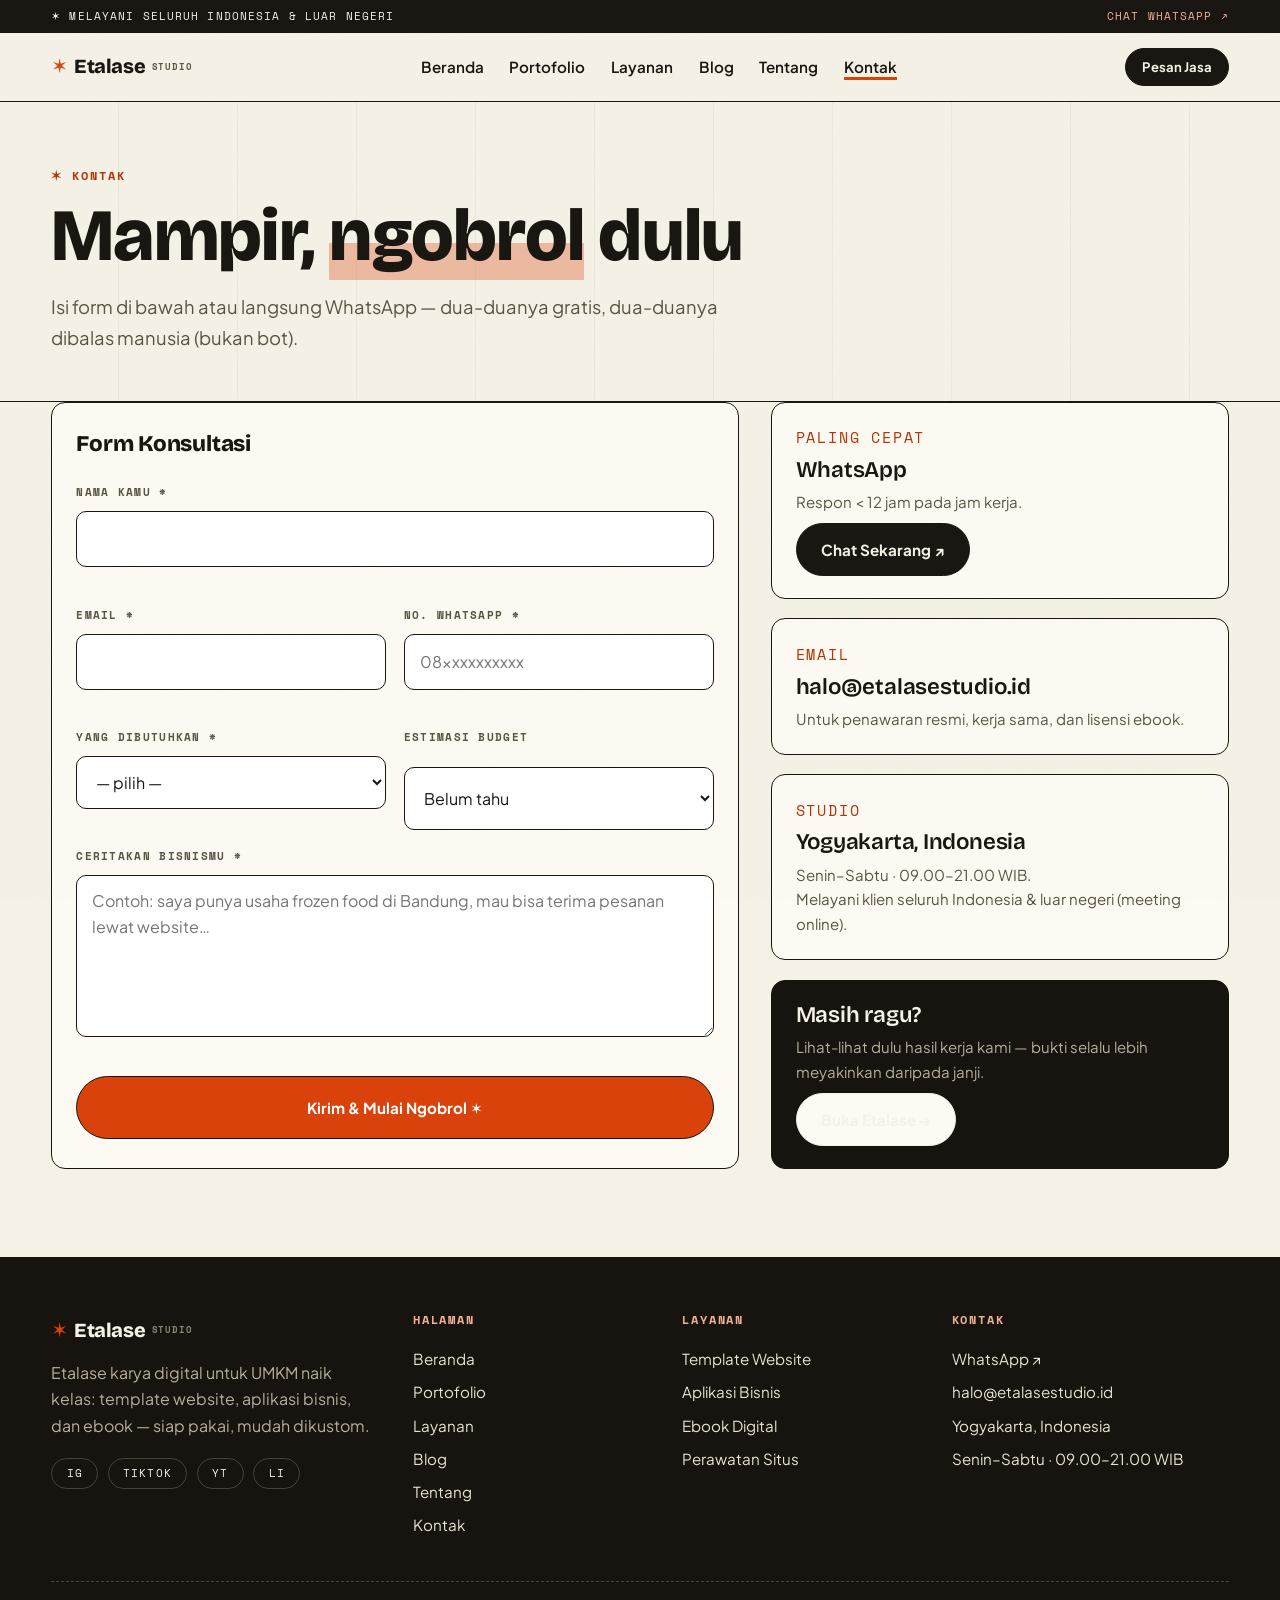
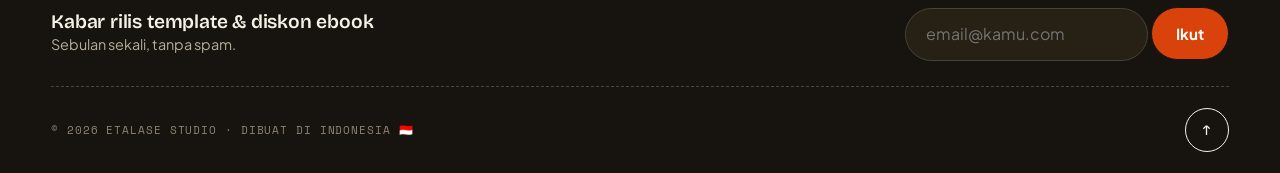
<file: kontak.html>
<!DOCTYPE html>
<html lang="id" class="no-js">
<head>
<meta charset="UTF-8">
<meta name="viewport" content="width=device-width, initial-scale=1">
<title>Kontak — Konsultasi Gratis | Etalase Studio</title>
<meta name="description" content="Hubungi Etalase Studio via WhatsApp atau form konsultasi. Respon di bawah 12 jam pada jam kerja. Melayani UMKM di seluruh Indonesia.">
<link rel="canonical" href="https://etalasestudio.id/kontak.html">
<meta name="theme-color" content="#F5F1E6">
<meta property="og:title" content="Kontak Etalase Studio">
<meta property="og:image" content="https://picsum.photos/seed/etalase-og/1200/630">
<link rel="icon" href="data:image/svg+xml,<svg xmlns='http://www.w3.org/2000/svg' viewBox='0 0 100 100'><text y='.9em' font-size='90'>✶</text></svg>">
<link rel="preconnect" href="https://fonts.googleapis.com">
<link rel="preconnect" href="https://fonts.gstatic.com" crossorigin>
<link href="https://fonts.googleapis.com/css2?family=Bricolage+Grotesque:opsz,wght@12..96,400;12..96,600;12..96,800&family=Plus+Jakarta+Sans:wght@400;500;700&family=Space+Mono:wght@400;700&display=swap" rel="stylesheet">
<link rel="stylesheet" href="assets/css/style.css">
<script>document.documentElement.classList.replace('no-js','js')</script>
</head>
<body data-page="kontak.html">
<a class="skip" href="#main">Langsung ke konten</a>
<div id="site-header"></div>

<main id="main">
  <section class="page-head">
    <div class="container">
      <p class="kicker reveal">✶ Kontak</p>
      <h1 class="reveal">Mampir, <em class="mark">ngobrol</em> dulu</h1>
      <p class="lead reveal">Isi form di bawah atau langsung WhatsApp — dua-duanya gratis, dua-duanya dibalas manusia (bukan bot).</p>
    </div>
  </section>

  <section class="section section-tight">
    <div class="container contact-grid">
      <!-- Form : sambungkan ke Formspree/backend/WA API pada produksi -->
      <form class="form card reveal" id="contact-form" novalidate>
        <h2 class="form-title">Form Konsultasi</h2>
        <div class="field">
          <label for="f-nama">Nama kamu *</label>
          <input type="text" id="f-nama" name="nama" autocomplete="name" required>
          <small class="err" aria-live="polite"></small>
        </div>
        <div class="field-row">
          <div class="field">
            <label for="f-email">Email *</label>
            <input type="email" id="f-email" name="email" autocomplete="email" required>
            <small class="err" aria-live="polite"></small>
          </div>
          <div class="field">
            <label for="f-wa">No. WhatsApp *</label>
            <input type="tel" id="f-wa" name="whatsapp" autocomplete="tel" placeholder="08xxxxxxxxxx" required>
            <small class="err" aria-live="polite"></small>
          </div>
        </div>
        <div class="field-row">
          <div class="field">
            <label for="f-jenis">Yang dibutuhkan *</label>
            <select id="f-jenis" name="jenis" required>
              <option value="">— pilih —</option>
              <option>Website company profile</option>
              <option>Toko online</option>
              <option>Aplikasi kasir / stok / lainnya</option>
              <option>Beli ebook / produk digital</option>
              <option>Perawatan website</option>
              <option>Lainnya / belum tahu</option>
            </select>
            <small class="err" aria-live="polite"></small>
          </div>
          <div class="field">
            <label for="f-budget">Estimasi budget</label>
            <select id="f-budget" name="budget">
              <option>Belum tahu</option>
              <option>&lt; Rp 1 juta</option>
              <option>Rp 1–5 juta</option>
              <option>Rp 5–15 juta</option>
              <option>&gt; Rp 15 juta</option>
            </select>
          </div>
        </div>
        <div class="field">
          <label for="f-pesan">Ceritakan bisnismu *</label>
          <textarea id="f-pesan" name="pesan" rows="5" placeholder="Contoh: saya punya usaha frozen food di Bandung, mau bisa terima pesanan lewat website…" required></textarea>
          <small class="err" aria-live="polite"></small>
        </div>
        <button class="btn btn-accent btn-block" type="submit">Kirim & Mulai Ngobrol ✶</button>
        <p class="form-success" id="form-success" hidden>✓ Terima kasih! Pesanmu sudah kami terima — kami balas maksimal 12 jam pada jam kerja.</p>
      </form>

      <aside class="contact-info">
        <div class="info-card card reveal" style="--d:.05s">
          <p class="mono">PALING CEPAT</p>
          <h3>WhatsApp</h3>
          <p>Respon &lt; 12 jam pada jam kerja.</p>
          <a class="btn btn-solid js-wa" href="#" data-wa="Halo Etalase Studio, saya dari halaman kontak.">Chat Sekarang ↗</a>
        </div>
        <div class="info-card card reveal" style="--d:.1s">
          <p class="mono">EMAIL</p>
          <h3>halo@etalasestudio.id</h3>
          <p>Untuk penawaran resmi, kerja sama, dan lisensi ebook.</p>
        </div>
        <div class="info-card card reveal" style="--d:.15s">
          <p class="mono">STUDIO</p>
          <h3>Yogyakarta, Indonesia</h3>
          <p>Senin–Sabtu · 09.00–21.00 WIB.<br>Melayani klien seluruh Indonesia & luar negeri (meeting online).</p>
        </div>
        <div class="info-card card info-dark reveal" style="--d:.2s">
          <h3>Masih ragu?</h3>
          <p>Lihat-lihat dulu hasil kerja kami — bukti selalu lebih meyakinkan daripada janji.</p>
          <a class="btn btn-ghost btn-light" href="portfolio.html">Buka Etalase →</a>
        </div>
      </aside>
    </div>
  </section>
</main>

<div id="site-footer"></div>
<script src="assets/js/components.js"></script>
<script src="assets/js/main.js"></script>
</body>
</html>
</file>
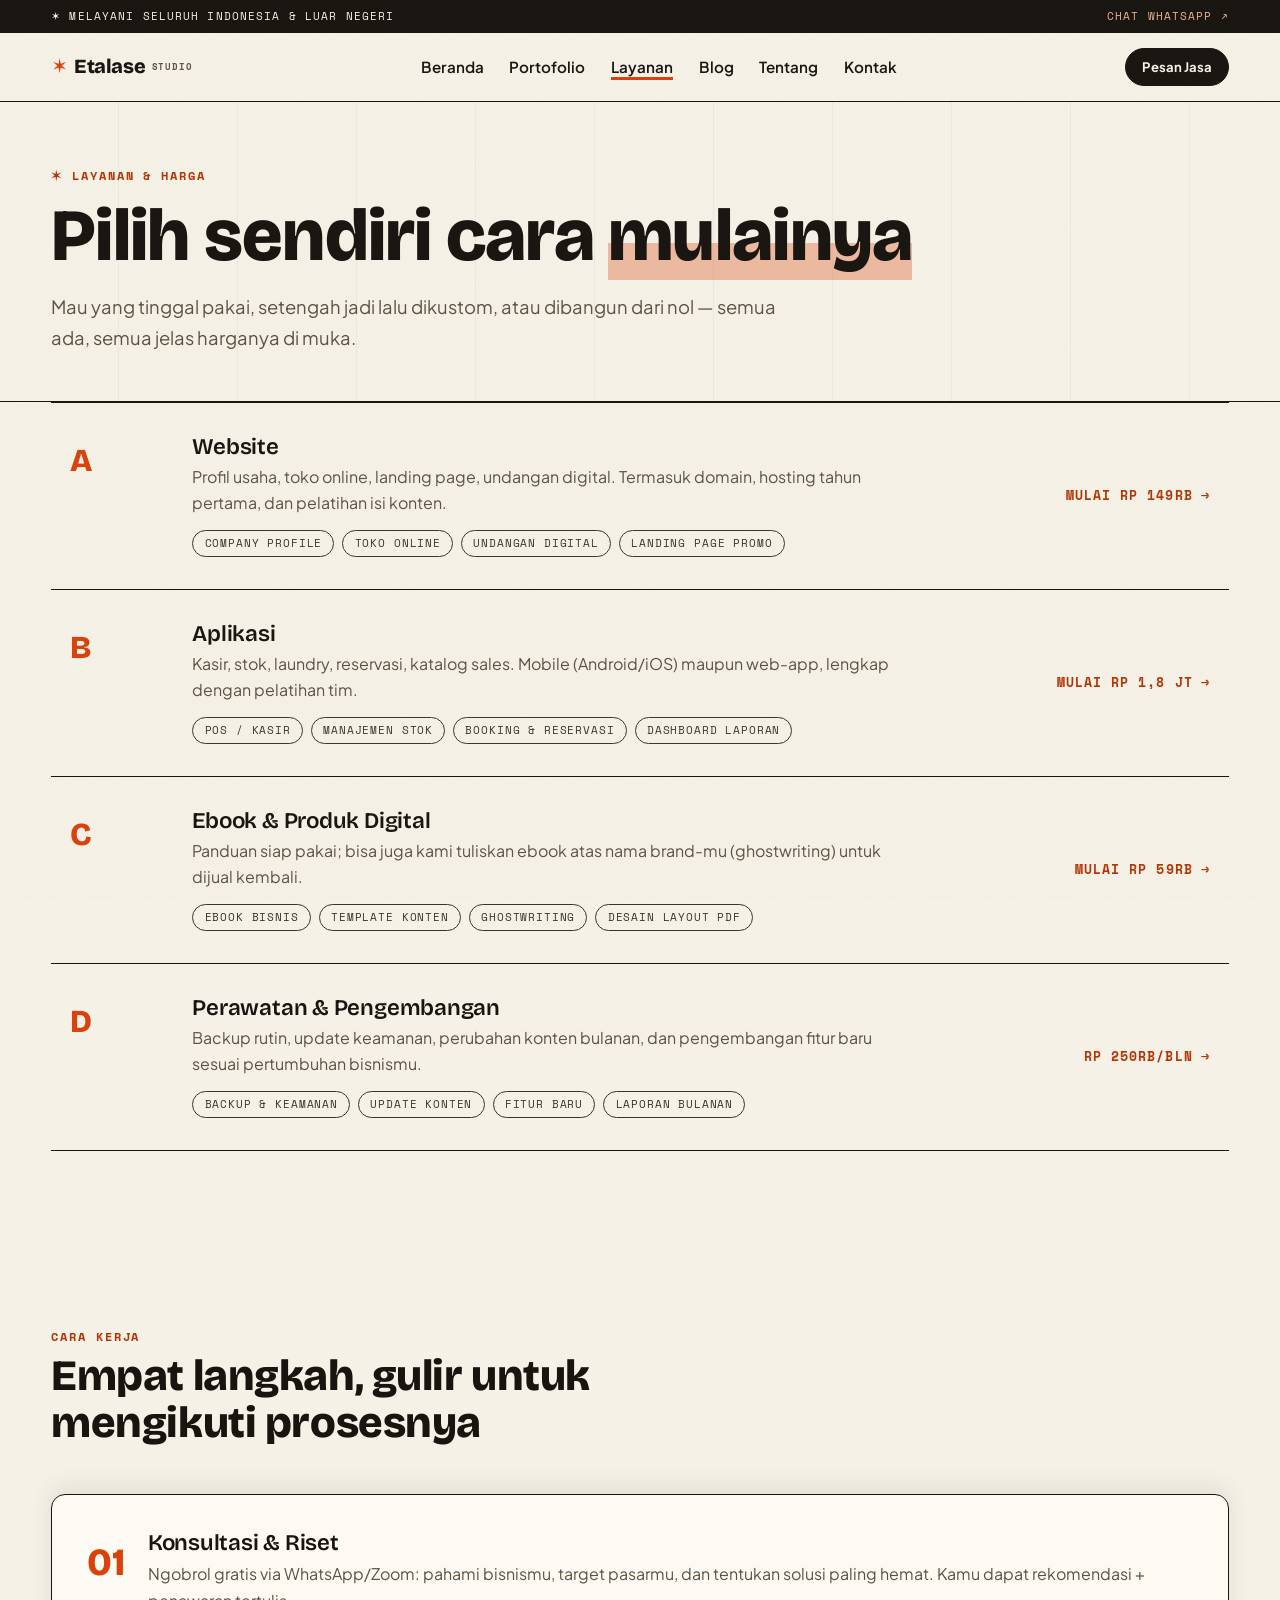
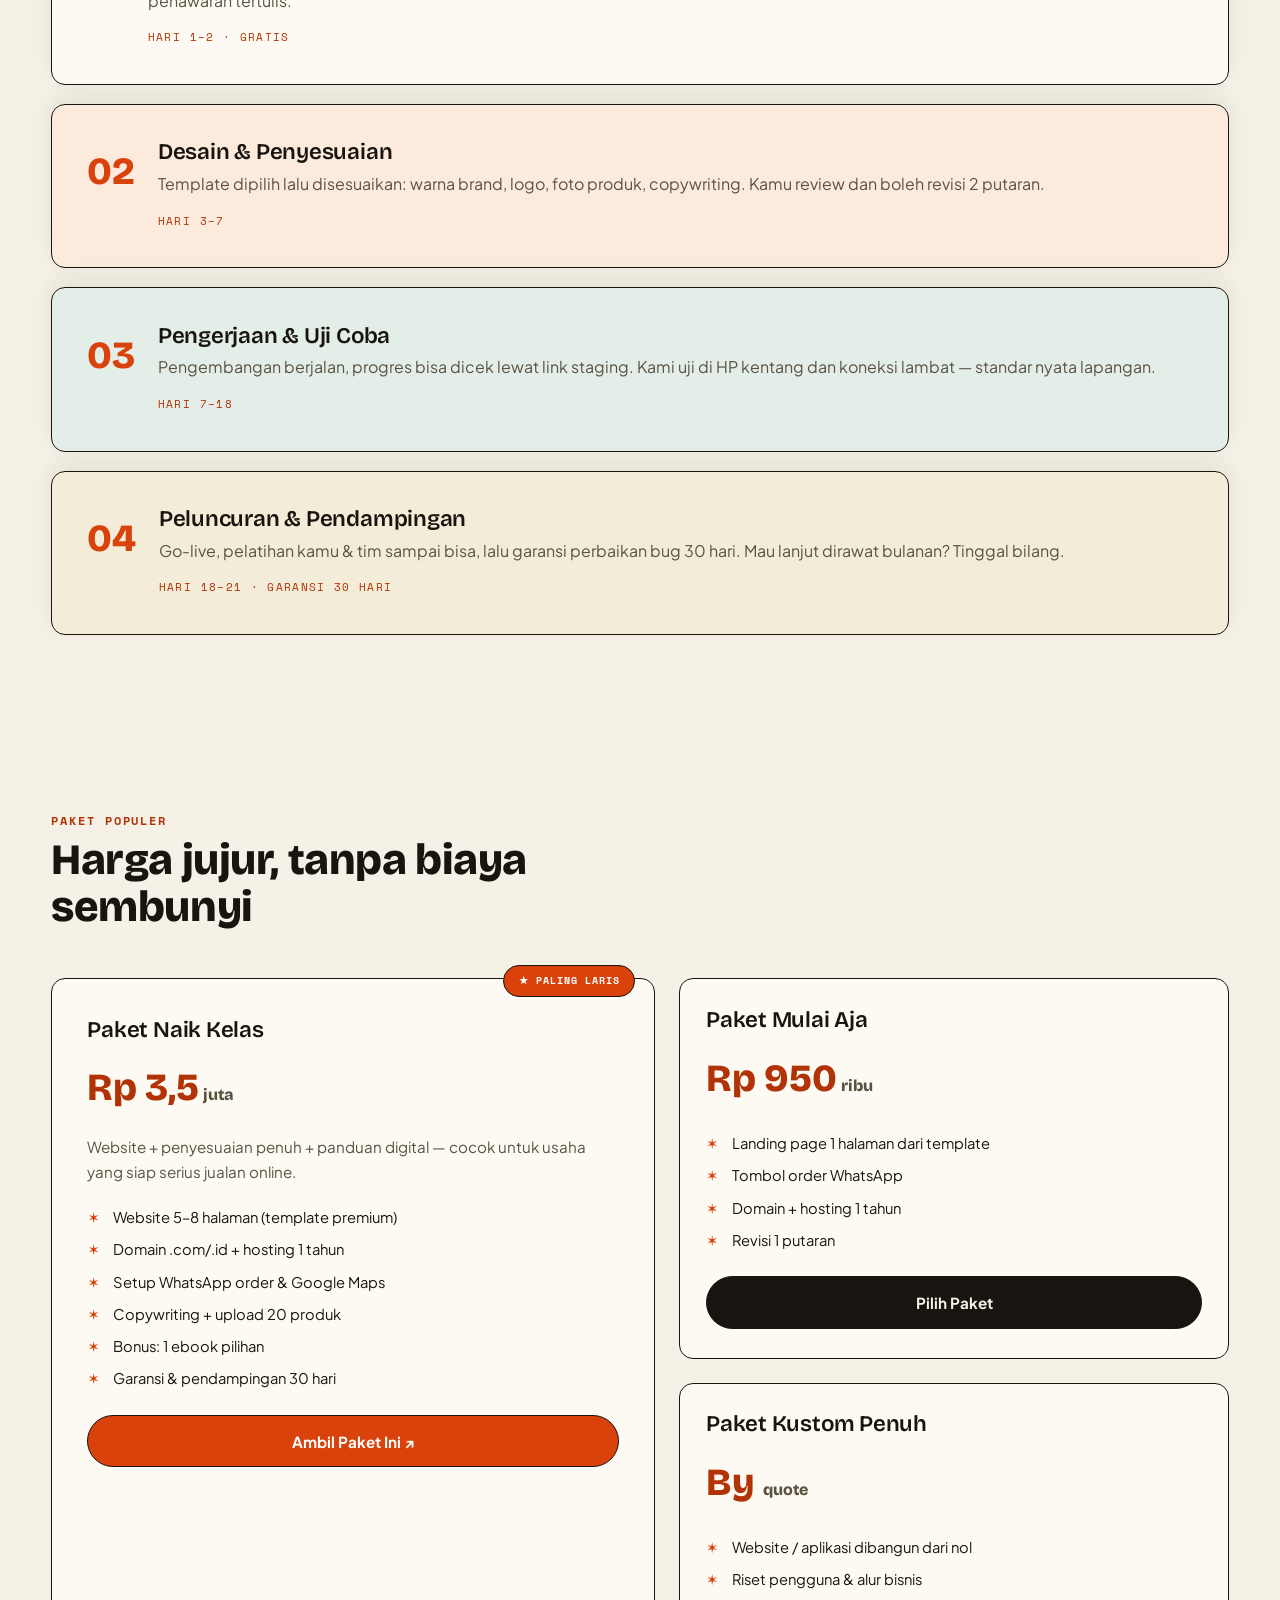
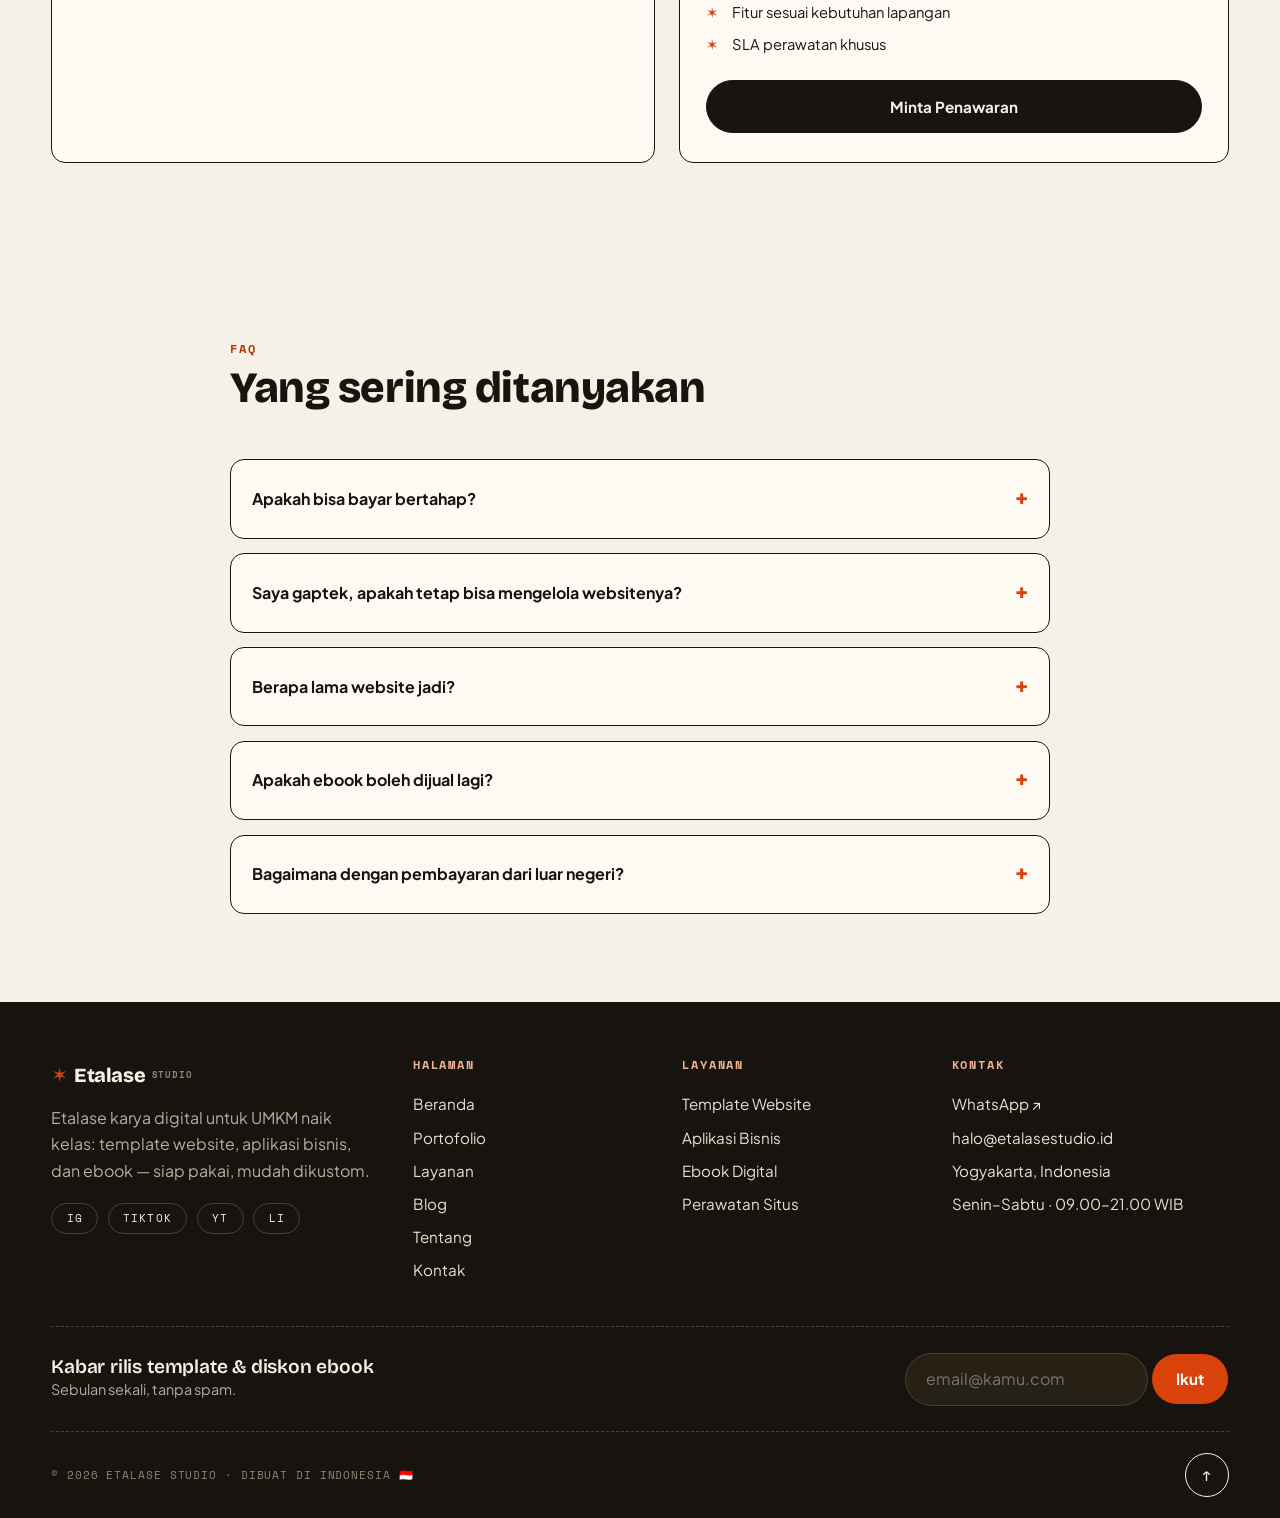
<file: layanan.html>
<!DOCTYPE html>
<html lang="id" class="no-js">
<head>
<meta charset="UTF-8">
<meta name="viewport" content="width=device-width, initial-scale=1">
<title>Layanan & Harga — Jasa Website, Aplikasi, Ebook | Etalase Studio</title>
<meta name="description" content="Daftar layanan dan paket harga Etalase Studio: template website, aplikasi bisnis, ebook, dan perawatan. Transparan, ramah budget UMKM.">
<link rel="canonical" href="https://etalasestudio.id/layanan.html">
<meta name="theme-color" content="#F5F1E6">
<meta property="og:title" content="Layanan & Harga Etalase Studio">
<meta property="og:image" content="https://picsum.photos/seed/etalase-og/1200/630">
<link rel="icon" href="data:image/svg+xml,<svg xmlns='http://www.w3.org/2000/svg' viewBox='0 0 100 100'><text y='.9em' font-size='90'>✶</text></svg>">
<link rel="preconnect" href="https://fonts.googleapis.com">
<link rel="preconnect" href="https://fonts.gstatic.com" crossorigin>
<link href="https://fonts.googleapis.com/css2?family=Bricolage+Grotesque:opsz,wght@12..96,400;12..96,600;12..96,800&family=Plus+Jakarta+Sans:wght@400;500;700&family=Space+Mono:wght@400;700&display=swap" rel="stylesheet">
<link rel="stylesheet" href="assets/css/style.css">
<script>document.documentElement.classList.replace('no-js','js')</script>
</head>
<body data-page="layanan.html">
<a class="skip" href="#main">Langsung ke konten</a>
<div id="site-header"></div>

<main id="main">
  <section class="page-head">
    <div class="container">
      <p class="kicker reveal">✶ Layanan & Harga</p>
      <h1 class="reveal">Pilih sendiri cara <em class="mark">mulainya</em></h1>
      <p class="lead reveal">Mau yang tinggal pakai, setengah jadi lalu dikustom, atau dibangun dari nol — semua ada, semua jelas harganya di muka.</p>
    </div>
  </section>

  <!-- Daftar layanan -->
  <section class="section section-tight" aria-labelledby="h-svc">
    <div class="container">
      <h2 class="visually-hidden" id="h-svc">Daftar layanan</h2>
      <ol class="index-list">
        <li class="idx-row reveal">
          <span class="idx">A</span>
          <div><h3>Website</h3><p>Profil usaha, toko online, landing page, undangan digital. Termasuk domain, hosting tahun pertama, dan pelatihan isi konten.</p><ul class="svc-tags"><li>Company profile</li><li>Toko online</li><li>Undangan digital</li><li>Landing page promo</li></ul></div>
          <a class="idx-link" href="kontak.html">mulai Rp 149rb <span>→</span></a>
        </li>
        <li class="idx-row reveal" style="--d:.05s">
          <span class="idx">B</span>
          <div><h3>Aplikasi</h3><p>Kasir, stok, laundry, reservasi, katalog sales. Mobile (Android/iOS) maupun web-app, lengkap dengan pelatihan tim.</p><ul class="svc-tags"><li>POS / kasir</li><li>Manajemen stok</li><li>Booking & reservasi</li><li>Dashboard laporan</li></ul></div>
          <a class="idx-link" href="kontak.html">mulai Rp 1,8 jt <span>→</span></a>
        </li>
        <li class="idx-row reveal" style="--d:.1s">
          <span class="idx">C</span>
          <div><h3>Ebook & Produk Digital</h3><p>Panduan siap pakai; bisa juga kami tuliskan ebook atas nama brand-mu (ghostwriting) untuk dijual kembali.</p><ul class="svc-tags"><li>Ebook bisnis</li><li>Template konten</li><li>Ghostwriting</li><li>Desain layout PDF</li></ul></div>
          <a class="idx-link" href="kontak.html">mulai Rp 59rb <span>→</span></a>
        </li>
        <li class="idx-row reveal" style="--d:.15s">
          <span class="idx">D</span>
          <div><h3>Perawatan & Pengembangan</h3><p>Backup rutin, update keamanan, perubahan konten bulanan, dan pengembangan fitur baru sesuai pertumbuhan bisnismu.</p><ul class="svc-tags"><li>Backup & keamanan</li><li>Update konten</li><li>Fitur baru</li><li>Laporan bulanan</li></ul></div>
          <a class="idx-link" href="kontak.html">Rp 250rb/bln <span>→</span></a>
        </li>
      </ol>
    </div>
  </section>

  <!-- Proses : kartu bertumpuk sticky -->
  <section class="section" aria-labelledby="h-proses">
    <div class="container">
      <div class="section-head reveal">
        <p class="kicker">Cara Kerja</p>
        <h2 id="h-proses">Empat langkah, gulir untuk mengikuti prosesnya</h2>
      </div>
      <div class="stack">
        <article class="step card" style="--i:0"><span class="step-n">01</span><div><h3>Konsultasi & Riset</h3><p>Ngobrol gratis via WhatsApp/Zoom: pahami bisnismu, target pasarmu, dan tentukan solusi paling hemat. Kamu dapat rekomendasi + penawaran tertulis.</p><span class="step-dur mono">Hari 1–2 · Gratis</span></div></article>
        <article class="step card" style="--i:1"><span class="step-n">02</span><div><h3>Desain & Penyesuaian</h3><p>Template dipilih lalu disesuaikan: warna brand, logo, foto produk, copywriting. Kamu review dan boleh revisi 2 putaran.</p><span class="step-dur mono">Hari 3–7</span></div></article>
        <article class="step card" style="--i:2"><span class="step-n">03</span><div><h3>Pengerjaan & Uji Coba</h3><p>Pengembangan berjalan, progres bisa dicek lewat link staging. Kami uji di HP kentang dan koneksi lambat — standar nyata lapangan.</p><span class="step-dur mono">Hari 7–18</span></div></article>
        <article class="step card" style="--i:3"><span class="step-n">04</span><div><h3>Peluncuran & Pendampingan</h3><p>Go-live, pelatihan kamu & tim sampai bisa, lalu garansi perbaikan bug 30 hari. Mau lanjut dirawat bulanan? Tinggal bilang.</p><span class="step-dur mono">Hari 18–21 · Garansi 30 hari</span></div></article>
      </div>
    </div>
  </section>

  <!-- Paket -->
  <section class="section" aria-labelledby="h-paket">
    <div class="container">
      <div class="section-head reveal">
        <p class="kicker">Paket Populer</p>
        <h2 id="h-paket">Harga jujur, tanpa biaya sembunyi</h2>
      </div>
      <div class="packs">
        <article class="pack pack-featured card reveal">
          <span class="pack-flag">★ Paling laris</span>
          <h3>Paket Naik Kelas</h3>
          <p class="pack-price">Rp 3,5<span> juta</span></p>
          <p class="pack-desc">Website + penyesuaian penuh + panduan digital — cocok untuk usaha yang siap serius jualan online.</p>
          <ul class="pack-list">
            <li>Website 5–8 halaman (template premium)</li>
            <li>Domain .com/.id + hosting 1 tahun</li>
            <li>Setup WhatsApp order & Google Maps</li>
            <li>Copywriting + upload 20 produk</li>
            <li>Bonus: 1 ebook pilihan</li>
            <li>Garansi & pendampingan 30 hari</li>
          </ul>
          <a class="btn btn-accent js-wa" href="#" data-wa="Halo, saya tertarik Paket Naik Kelas (Rp 3,5 jt).">Ambil Paket Ini ↗</a>
        </article>
        <div class="pack-side">
          <article class="pack card reveal" style="--d:.08s">
            <h3>Paket Mulai Aja</h3>
            <p class="pack-price">Rp 950<span> ribu</span></p>
            <ul class="pack-list">
              <li>Landing page 1 halaman dari template</li>
              <li>Tombol order WhatsApp</li>
              <li>Domain + hosting 1 tahun</li>
              <li>Revisi 1 putaran</li>
            </ul>
            <a class="btn btn-solid js-wa" href="#" data-wa="Halo, saya tertarik Paket Mulai Aja (Rp 950rb).">Pilih Paket</a>
          </article>
          <article class="pack card reveal" style="--d:.16s">
            <h3>Paket Kustom Penuh</h3>
            <p class="pack-price">By <span>quote</span></p>
            <ul class="pack-list">
              <li>Website / aplikasi dibangun dari nol</li>
              <li>Riset pengguna & alur bisnis</li>
              <li>Fitur sesuai kebutuhan lapangan</li>
              <li>SLA perawatan khusus</li>
            </ul>
            <a class="btn btn-solid" href="kontak.html">Minta Penawaran</a>
          </article>
        </div>
      </div>
    </div>
  </section>

  <!-- FAQ -->
  <section class="section" aria-labelledby="h-faq">
    <div class="container container-narrow">
      <div class="section-head reveal">
        <p class="kicker">FAQ</p>
        <h2 id="h-faq">Yang sering ditanyakan</h2>
      </div>
      <div class="faq">
        <details class="reveal"><summary>Apakah bisa bayar bertahap?</summary><p>Bisa. Skema standar: 50% di awal, 50% setelah selesai. Untuk proyek di atas Rp 5 juta tersedia cicilan 3× tanpa bunga.</p></details>
        <details class="reveal"><summary>Saya gaptek, apakah tetap bisa mengelola websitenya?</summary><p>Bisa — itu justru standar klien kami. Setiap serah terima disertai pelatihan video call + video panduan yang bisa diputar ulang kapan pun.</p></details>
        <details class="reveal"><summary>Berapa lama website jadi?</summary><p>Template: 3–7 hari. Kustom: 2–4 minggu. Aplikasi: 3–8 minggu tergantung kompleksitas. Timeline tertulis selalu diberikan di awal.</p></details>
        <details class="reveal"><summary>Apakah ebook boleh dijual lagi?</summary><p>Lisensi standar untuk bacaan pribadi. Untuk dijual ulang atas nama brand-mu, pilih lisensi PLR (tersedia untuk judul tertentu) atau paket ghostwriting.</p></details>
        <details class="reveal"><summary>Bagaimana dengan pembayaran dari luar negeri?</summary><p>Kami menerima PayPal dan transfer internasional. Versi bahasa Inggris katalog sedang disiapkan.</p></details>
      </div>
    </div>
  </section>
</main>

<div id="site-footer"></div>
<script src="assets/js/components.js"></script>
<script src="assets/js/main.js"></script>
</body>
</html>
</file>
<file: assets/css/style.css>
/* ==========================================================================
   ETALASE STUDIO — style.css
   Mobile-first · Design tokens · Komponen pakai-ulang
   ========================================================================== */

/* ---------- TOKENS & RESET ---------- */
:root{
  --paper:#F5F1E6; --paper-2:#ECE5D2; --card:#FCFAF3;
  --ink:#181510; --ink-2:#5A5342; --line:#D8CFBA;
  --accent:#D9420B; --accent-2:#B23406; --green:#0F5D46;
  --dark:#17130E; --dark-2:#262015;
  --ff-display:"Bricolage Grotesque",system-ui,sans-serif;
  --ff-body:"Plus Jakarta Sans",system-ui,sans-serif;
  --ff-mono:"Space Mono",ui-monospace,monospace;
  --bd:1.5px solid var(--ink);
  --r:14px; --shadow:6px 6px 0 var(--ink);
  --header-h:68px;
}
*,*::before,*::after{box-sizing:border-box;margin:0;padding:0}
html{scroll-behavior:smooth}
body{
  font-family:var(--ff-body);background:var(--paper);color:var(--ink);
  line-height:1.65;font-size:1rem;-webkit-font-smoothing:antialiased;
}
/* grain halus di atas seluruh halaman */
body::after{
  content:"";position:fixed;inset:0;pointer-events:none;z-index:120;opacity:.05;
  background-image:url("data:image/svg+xml,%3Csvg xmlns='http://www.w3.org/2000/svg' width='120' height='120'%3E%3Cfilter id='n'%3E%3CfeTurbulence type='fractalNoise' baseFrequency='0.9' numOctaves='2'/%3E%3C/filter%3E%3Crect width='120' height='120' filter='url(%23n)' opacity='0.55'/%3E%3C/svg%3E");
}
img{max-width:100%;display:block;height:auto}
a{color:inherit}
h1,h2,h3{font-family:var(--ff-display);line-height:1.08;letter-spacing:-.01em}
h1{font-size:clamp(2.3rem,5.5vw + .8rem,4.6rem);font-weight:800}
h2{font-size:clamp(1.7rem,2.6vw + .8rem,2.7rem);font-weight:800}
h3{font-size:clamp(1.15rem,1vw + .9rem,1.4rem);font-weight:600}
ul,ol{list-style:none}
button{font:inherit;cursor:pointer}
input,select,textarea{font:inherit;color:inherit}
:focus-visible{outline:3px solid var(--accent);outline-offset:3px;border-radius:4px}
.visually-hidden{position:absolute!important;width:1px;height:1px;overflow:hidden;clip:rect(0 0 0 0);white-space:nowrap}
.skip{position:fixed;top:-60px;left:1rem;z-index:200;background:var(--ink);color:var(--paper);padding:.7rem 1.2rem;border-radius:8px;transition:top .2s}
.skip:focus{top:1rem}
.mono{font-family:var(--ff-mono);font-size:.72rem;letter-spacing:.12em;text-transform:uppercase}

/* ---------- LAYOUT DASAR ---------- */
.container{width:min(1180px,92%);margin-inline:auto}
.container-narrow{width:min(820px,92%)}
.section{padding-block:clamp(3.2rem,7vw,5.5rem)}
.section-tight{padding-top:0}
.section-head{max-width:640px;margin-bottom:clamp(1.8rem,4vw,3rem)}
.section-head h2{margin:.4rem 0 .6rem}
.section-head p:last-child{color:var(--ink-2)}
.center-cta{text-align:center;margin-top:2.2rem}
.kicker{font-family:var(--ff-mono);font-size:.75rem;letter-spacing:.16em;text-transform:uppercase;color:var(--accent-2);font-weight:700}
.kicker-light{color:#F0B294}
.lead{font-size:clamp(1rem,.6vw + .9rem,1.15rem);color:var(--ink-2);max-width:56ch;margin-top:1rem}
.mark{font-style:normal;background:linear-gradient(transparent 58%,rgba(217,66,11,.32) 58%)}

/* ---------- TOMBOL, TAG, CHIP ---------- */
.btn{display:inline-flex;align-items:center;justify-content:center;gap:.5rem;
  font-weight:700;font-size:.95rem;padding:.8rem 1.5rem;border:var(--bd);border-radius:999px;
  background:transparent;color:var(--ink);text-decoration:none;white-space:nowrap;
  transition:transform .18s ease,box-shadow .18s ease,background .18s,color .18s}
.btn:hover{transform:translate(-2px,-2px);box-shadow:4px 4px 0 var(--ink)}
.btn:active{transform:translate(0,0);box-shadow:none}
.btn-solid{background:var(--ink);color:var(--paper)}
.btn-solid:hover{box-shadow:4px 4px 0 var(--accent)}
.btn-accent{background:var(--accent);color:#fff}
.btn-accent:hover{background:var(--accent-2);box-shadow:4px 4px 0 var(--ink)}
.btn-ghost{background:var(--card)}
.btn-sm{padding:.45rem 1rem;font-size:.82rem}
.btn-block{width:100%}
.btn-light{border-color:var(--paper);color:var(--paper)}
.btn-light:hover{box-shadow:4px 4px 0 var(--accent)}
.tag{display:inline-block;font-family:var(--ff-mono);font-size:.66rem;font-weight:700;
  letter-spacing:.1em;text-transform:uppercase;border:1.5px solid var(--ink);
  border-radius:999px;padding:.28rem .7rem;background:var(--card)}
.t-aplikasi{background:#FCE3D6;color:var(--accent-2)}
.t-website{background:#DCEAE4;color:var(--green)}
.t-ebook{background:#EFE7CE;color:#7A5A12}
.t-marketing,.t-studi{background:#E4E0F2;color:#4C3E8F}
.price{font-family:var(--ff-mono);font-weight:700;font-style:normal;color:var(--accent-2);font-size:.9rem}
.card{background:var(--card);border:var(--bd);border-radius:var(--r)}

/* ---------- HEADER & NAV ---------- */
.topbar{background:var(--ink);color:var(--paper);font-family:var(--ff-mono);
  font-size:.7rem;letter-spacing:.1em;text-transform:uppercase;
  display:flex;justify-content:space-between;gap:1rem;padding:.45rem 4%;
  position:sticky;top:0;z-index:71}
.topbar a{color:#F0B294;text-decoration:none}
.topbar a:hover{text-decoration:underline}
.site-header{position:sticky;top:0;z-index:70;background:var(--paper);
  border-bottom:var(--bd);transition:box-shadow .25s}
.site-header.scrolled{box-shadow:0 4px 0 rgba(24,21,16,.12)}
.header-in{display:flex;align-items:center;justify-content:space-between;gap:1rem;height:var(--header-h)}
.logo{font-family:var(--ff-display);font-weight:800;font-size:1.25rem;text-decoration:none;letter-spacing:-.02em;display:flex;align-items:center;gap:.4rem}
.logo .star{color:var(--accent);display:inline-block;transition:transform .4s}
.logo:hover .star{transform:rotate(180deg)}
.logo sup{font-family:var(--ff-mono);font-size:.55rem;color:var(--ink-2);letter-spacing:.1em}
.nav-desktop{display:none;gap:1.6rem}
.nav-desktop a{text-decoration:none;font-weight:600;font-size:.95rem;position:relative;padding:.3rem 0}
.nav-desktop a::after{content:"";position:absolute;left:0;bottom:0;height:3px;width:0;background:var(--accent);transition:width .25s}
.nav-desktop a:hover::after,.nav-desktop a.active::after{width:100%}
.header-actions{display:flex;align-items:center;gap:.8rem}
.header-cta{display:none}
.burger{background:none;border:var(--bd);border-radius:10px;width:46px;height:46px;
  display:grid;place-items:center;gap:0;background:var(--card)}
.burger span{display:block;width:20px;height:2.5px;background:var(--ink);margin:2.5px 0;transition:transform .3s,opacity .3s}
body.drawer-open .burger span:nth-child(1){transform:translateY(6.5px) rotate(45deg)}
body.drawer-open .burger span:nth-child(2){opacity:0}
body.drawer-open .burger span:nth-child(3){transform:translateY(-6.5px) rotate(-45deg)}
.drawer{position:fixed;inset:0;z-index:65;background:var(--paper);
  padding:calc(var(--header-h) + 60px) 8% 3rem;
  transform:translateY(-102%);transition:transform .5s cubic-bezier(.7,0,.2,1);
  display:flex;flex-direction:column;gap:.4rem;overflow:auto}
.drawer.open{transform:translateY(0)}
.drawer a{font-family:var(--ff-display);font-weight:800;text-decoration:none;
  font-size:clamp(1.9rem,7vw,2.8rem);padding:.35rem 0;border-bottom:1px solid var(--line);
  display:flex;justify-content:space-between;align-items:center}
.drawer a .n{font-family:var(--ff-mono);font-size:.7rem;color:var(--accent-2)}
.drawer a:hover{color:var(--accent-2)}
.drawer-foot{margin-top:auto;padding-top:2rem;display:flex;flex-wrap:wrap;gap:1rem;align-items:center}
body.drawer-open{overflow:hidden}
@media(min-width:900px){
  .nav-desktop{display:flex}
  .burger,.drawer{display:none}
  .header-cta{display:inline-flex}
}

/* ---------- FOOTER ---------- */
.site-footer{background:var(--dark);color:var(--paper);border-top:var(--bd);margin-top:0}
.f-grid{display:grid;gap:2.4rem;padding-block:3.5rem 2.5rem;grid-template-columns:1fr}
.f-brand p{color:#B7AE9C;max-width:34ch;margin-top:.8rem}
.f-col h3{font-family:var(--ff-mono);font-size:.72rem;letter-spacing:.16em;text-transform:uppercase;color:#F0B294;margin-bottom:1rem;font-weight:700}
.f-col a{display:block;color:#E8E1D1;text-decoration:none;padding:.25rem 0;font-size:.95rem}
.f-col a:hover{color:#fff;text-decoration:underline}
.f-news{border-top:1px dashed #4A4234;border-bottom:1px dashed #4A4234;
  padding:1.6rem 0;display:grid;gap:1rem;grid-template-columns:1fr;align-items:center}
.f-news h3{font-size:1.2rem}
.f-news p{color:#B7AE9C;font-size:.9rem}
.f-bottom{display:flex;flex-wrap:wrap;gap:1rem;justify-content:space-between;align-items:center;
  padding:1.3rem 0;font-family:var(--ff-mono);font-size:.7rem;letter-spacing:.08em;color:#8E8574;text-transform:uppercase}
.to-top{width:44px;height:44px;border-radius:50%;border:1.5px solid var(--paper);background:transparent;color:var(--paper);font-size:1.1rem;transition:background .2s,color .2s}
.to-top:hover{background:var(--accent);border-color:var(--accent)}
.f-social{display:flex;gap:.6rem;margin-top:1.2rem}
.f-social a{border:1.5px solid #4A4234;border-radius:999px;padding:.35rem .9rem;font-family:var(--ff-mono);font-size:.68rem;letter-spacing:.1em;text-decoration:none;text-transform:uppercase}
.f-social a:hover{border-color:var(--accent);color:#fff}
@media(min-width:760px){.f-grid{grid-template-columns:1.4fr 1fr 1fr 1.2fr}.f-news{grid-template-columns:1fr auto}}

/* ---------- HERO ---------- */
.hero{padding-block:clamp(2.6rem,6vw,4.5rem) clamp(2.8rem,6vw,4rem)}
.hero-grid{display:grid;gap:3rem}
.hero-title{margin-top:1rem}
.hero-title .line{display:block}
.hero-title em{font-style:normal}
.hero-cta{display:flex;flex-wrap:wrap;gap:.9rem;margin-top:1.8rem}
.hero-meta{display:flex;flex-wrap:wrap;gap:1.4rem;margin-top:2rem;font-family:var(--ff-mono);font-size:.72rem;letter-spacing:.06em;text-transform:uppercase;color:var(--ink-2)}
.hero-meta strong{display:block;font-family:var(--ff-display);font-size:1.5rem;letter-spacing:0;color:var(--ink)}
.hero-visual{position:relative;max-width:480px;width:100%;margin-inline:auto;aspect-ratio:4/4.6}
.hv-main{width:76%;margin-left:auto;border:var(--bd);border-radius:var(--r);overflow:hidden;background:var(--card);box-shadow:8px 8px 0 var(--ink);position:relative;z-index:2;height:100%}
.hv-main img{width:100%;height:calc(100% - 42px);object-fit:cover}
.hv-main figcaption{font-family:var(--ff-mono);font-size:.68rem;letter-spacing:.1em;text-transform:uppercase;padding:.7rem 1rem;border-top:var(--bd);display:flex;justify-content:space-between}
.hv-main figcaption::after{content:"✶";color:var(--accent)}
.hv-b{position:absolute;left:-3%;bottom:-4%;width:37%;border:var(--bd);border-radius:var(--r);overflow:hidden;transform:rotate(-6deg);box-shadow:6px 6px 0 var(--ink);z-index:3}
.sticker{position:absolute;top:-14px;right:-6px;z-index:4;background:var(--green);color:#fff;
  font-family:var(--ff-mono);font-size:.68rem;font-weight:700;letter-spacing:.1em;
  padding:.6rem .95rem;border-radius:999px;border:var(--bd);transform:rotate(8deg)}
.pricetag{position:absolute;left:-10px;top:38%;z-index:4;background:var(--accent);color:#fff;
  font-family:var(--ff-mono);font-weight:700;font-size:.8rem;padding:.55rem 1rem;
  border:var(--bd);border-radius:8px;transform:rotate(-5deg);box-shadow:3px 3px 0 var(--ink)}
@media(min-width:980px){
  .hero-grid{grid-template-columns:1.05fr .95fr;align-items:center}
  .hero-visual{max-width:460px}
}

/* ---------- TICKER / MARQUEE ---------- */
.ticker{border-block:var(--bd);background:var(--accent);color:#fff;overflow:hidden}
.ticker-track{display:flex;width:max-content;animation:tick 26s linear infinite}
.ticker span{font-family:var(--ff-mono);font-size:.78rem;font-weight:700;letter-spacing:.18em;text-transform:uppercase;padding:.7rem 0;white-space:pre}
.ticker-muted{background:var(--paper-2);color:var(--ink-2);border-color:var(--ink)}
@keyframes tick{to{transform:translateX(-50%)}}

/* ---------- SHELF (rak geser) ---------- */
.shelf{overflow-x:auto;scroll-snap-type:x mandatory;padding:.5rem 4% 1.5rem;-webkit-overflow-scrolling:touch}
.shelf-track{display:flex;gap:1.2rem;width:max-content;padding-right:4%}
.shelf-card{scroll-snap-align:start;width:min(270px,74vw);background:var(--card);border:var(--bd);
  border-radius:var(--r);overflow:hidden;text-decoration:none;display:flex;flex-direction:column;
  transition:transform .2s,box-shadow .2s}
.shelf-card:hover{transform:translate(-3px,-3px);box-shadow:var(--shadow)}
.sc-media{display:block;overflow:hidden;border-bottom:var(--bd);aspect-ratio:4/3}
.sc-media img{width:100%;height:100%;object-fit:cover}
.sc-body{display:grid;gap:.3rem;padding:.9rem 1rem 1rem}
.sc-body .tag{justify-self:start}
.sc-body strong{font-family:var(--ff-display);font-size:1.05rem}
.shelf-more{align-items:center;justify-content:center;background:var(--ink);color:var(--paper);
  font-family:var(--ff-display);font-weight:800;font-size:1.4rem;min-height:280px;text-align:center}
.shelf-more:hover{background:var(--accent);box-shadow:none}

/* ---------- INDEX LIST (layanan) ---------- */
.index-list{border-top:var(--bd)}
.idx-row{display:grid;grid-template-columns:1fr;gap:.6rem;padding:1.5rem 1rem;border-bottom:var(--bd);
  transition:background .25s,color .25s}
.idx-row .idx{font-family:var(--ff-display);font-weight:800;font-size:2rem;color:var(--accent)}
.idx-row h3{margin-bottom:.3rem}
.idx-row p{color:var(--ink-2);max-width:60ch}
.idx-link{font-family:var(--ff-mono);font-size:.8rem;font-weight:700;text-decoration:none;
  text-transform:uppercase;letter-spacing:.08em;display:flex;align-items:center;gap:.5rem;align-self:center;color:var(--accent-2)}
.idx-row:hover{background:var(--ink);color:var(--paper)}
.idx-row:hover p{color:#C9C0AC}
.idx-row:hover .idx,.idx-row:hover .idx-link{color:#F0B294}
.idx-link span{transition:transform .25s}
.idx-row:hover .idx-link span{transform:translateX(6px)}
.svc-tags{display:flex;flex-wrap:wrap;gap:.5rem;margin-top:.8rem}
.svc-tags li{font-family:var(--ff-mono);font-size:.66rem;letter-spacing:.08em;text-transform:uppercase;border:1px solid currentColor;border-radius:999px;padding:.25rem .7rem;opacity:.85}
@media(min-width:820px){.idx-row{grid-template-columns:90px 1fr auto;gap:2rem;padding:2rem 1.2rem}}

/* ---------- BAND / STATISTIK ---------- */
.band{background:var(--dark);color:var(--paper);border-block:var(--bd)}
.stats{display:grid;grid-template-columns:repeat(2,1fr);gap:2.2rem;padding-block:clamp(2.6rem,5vw,4rem)}
.stat strong{font-family:var(--ff-display);font-weight:800;font-size:clamp(2.2rem,4vw,3.4rem);display:block;color:#F0B294}
.stat span{font-family:var(--ff-mono);font-size:.7rem;letter-spacing:.12em;text-transform:uppercase;color:#B7AE9C}
@media(min-width:820px){.stats{grid-template-columns:repeat(4,1fr)}}

/* ---------- RAK EBOOK ---------- */
.rack{display:grid;gap:1.6rem;grid-template-columns:1fr}
.book{display:grid;grid-template-columns:130px 1fr;gap:1.3rem;background:var(--card);
  border:var(--bd);border-radius:var(--r);padding:1.1rem;align-items:center;
  transition:transform .25s,box-shadow .25s}
.book:hover{transform:translateY(-6px) rotate(-.6deg);box-shadow:var(--shadow)}
.book-cover{display:block;border:var(--bd);border-radius:6px 12px 12px 6px;overflow:hidden;
  box-shadow:4px 4px 0 var(--ink);position:relative}
.book-cover::before{content:"";position:absolute;left:0;top:0;bottom:0;width:10px;background:rgba(24,21,16,.25)}
.book-body{display:grid;gap:.45rem;justify-items:start}
.book-body p{font-size:.9rem;color:var(--ink-2)}
@media(min-width:820px){.rack{grid-template-columns:repeat(3,1fr)}.book{grid-template-columns:1fr;gap:1rem;padding:1.4rem}.book-cover{max-width:190px}}

/* ---------- TESTIMONI : kartu pos ---------- */
.quotes{display:grid;gap:1.8rem;grid-template-columns:1fr}
.q-card{background:var(--card);border:var(--bd);border-radius:var(--r);padding:1.8rem 1.6rem 1.4rem;position:relative;box-shadow:5px 5px 0 rgba(24,21,16,.15)}
.q-card::before{content:"";position:absolute;top:-14px;left:50%;width:96px;height:26px;
  background:rgba(217,66,11,.55);transform:translateX(-50%) rotate(-2deg);border-radius:2px}
.q-card p{font-family:var(--ff-display);font-size:1.1rem;line-height:1.5;font-weight:600}
.q-card footer{display:flex;gap:.8rem;align-items:center;margin-top:1.2rem;font-size:.85rem;color:var(--ink-2)}
.q-card footer img{border-radius:50%;border:1.5px solid var(--ink)}
.q-card footer strong{color:var(--ink)}
.r-1{transform:rotate(-1.6deg)}.r-2{transform:rotate(1.2deg)}.r-3{transform:rotate(-.8deg)}
.q-card:hover{transform:rotate(0) scale(1.015)}
@media(min-width:820px){.quotes{grid-template-columns:repeat(3,1fr)}.r-2{margin-top:2.2rem}}

/* ---------- BLOG CARDS ---------- */
.posts{display:grid;gap:1.5rem;grid-template-columns:1fr}
.post{background:var(--card);border:var(--bd);border-radius:var(--r);overflow:hidden;text-decoration:none;display:flex;flex-direction:column;transition:transform .2s,box-shadow .2s}
.post:hover{transform:translate(-3px,-3px);box-shadow:var(--shadow)}
.post-media{display:block;overflow:hidden;border-bottom:var(--bd);aspect-ratio:3/2}
.post-media img{width:100%;height:100%;object-fit:cover}
.post-body{display:grid;gap:.55rem;padding:1.1rem 1.2rem 1.3rem;align-content:start}
.post-body .tag{justify-self:start}
.post-body h3{font-size:1.12rem}
.post-body p{color:var(--ink-2);font-size:.92rem;display:-webkit-box;-webkit-line-clamp:3;-webkit-box-orient:vertical;overflow:hidden}
.post-meta{font-family:var(--ff-mono);font-size:.68rem;letter-spacing:.08em;text-transform:uppercase;color:var(--ink-2)}
@media(min-width:760px){
  .posts{grid-template-columns:repeat(2,1fr)}
  .post-featured{grid-column:1/-1;display:grid;grid-template-columns:1.15fr 1fr}
  .post-featured .post-media{aspect-ratio:auto;height:100%;border-bottom:0;border-right:var(--bd)}
  .post-featured h3{font-size:clamp(1.3rem,2vw,1.7rem)}
}
.news-strip{margin-top:2.6rem;padding:1.8rem;display:grid;gap:1.2rem;align-items:center}
.news-strip form{display:flex;flex-wrap:wrap;gap:.7rem}
.news-strip input{flex:1;min-width:210px;border:var(--bd);border-radius:999px;padding:.75rem 1.2rem;background:#fff}
@media(min-width:760px){.news-strip{grid-template-columns:1fr auto}}

/* ---------- CTA BAND & ORBIT ---------- */
.cta-band{background:var(--dark);color:var(--paper);border-top:var(--bd)}
.cta-band-slim{border-bottom:var(--bd)}
.cta-grid{display:grid;gap:2rem;align-items:center;padding-block:clamp(2.8rem,6vw,4.5rem);grid-template-columns:1fr}
.cta-band h2{color:var(--paper)}
.cta-sub{color:#B7AE9C;margin:.8rem 0 1.6rem;max-width:48ch}
.cta-band .btn-accent:hover{box-shadow:4px 4px 0 #F0B294}
.orbit{position:relative;width:150px;height:150px;display:grid;place-items:center;justify-self:start;text-decoration:none}
.orbit svg{position:absolute;inset:0;animation:spin 16s linear infinite;fill:#F0B294;font-family:var(--ff-mono);font-size:11.5px;letter-spacing:2px}
.orbit-arrow{width:70px;height:70px;border-radius:50%;background:var(--accent);color:#fff;display:grid;place-items:center;font-size:1.6rem;border:1.5px solid var(--paper);transition:transform .25s}
.orbit:hover .orbit-arrow{transform:scale(1.12) rotate(45deg)}
@keyframes spin{to{transform:rotate(360deg)}}
@media(min-width:820px){.cta-grid{grid-template-columns:1fr auto}.orbit{justify-self:end}}

/* ---------- PAGE HEAD (sub-halaman) ---------- */
.page-head{padding-block:clamp(2.6rem,6vw,4rem) clamp(2rem,4vw,3rem);border-bottom:var(--bd);background:
  repeating-linear-gradient(90deg,transparent 0 118px,rgba(24,21,16,.045) 118px 119px)}
.page-head h1{margin-top:.7rem}
.page-head .tag{margin-top:1rem}
.breadcrumb{font-family:var(--ff-mono);font-size:.72rem;letter-spacing:.08em;text-transform:uppercase;color:var(--ink-2);margin-bottom:1.2rem}
.breadcrumb a{color:var(--accent-2);text-decoration:none}
.breadcrumb a:hover{text-decoration:underline}
.breadcrumb span{margin:0 .3rem}
.chips-static{margin-top:1.4rem}

/* ---------- TOOLBAR PORTFOLIO ---------- */
.toolbar{display:grid;gap:1rem;margin-bottom:1.2rem}
.search{display:flex;align-items:center;gap:.7rem;border:var(--bd);border-radius:999px;background:#fff;padding:.75rem 1.2rem}
.search input{border:0;outline:0;background:none;width:100%}
.search:focus-within{box-shadow:4px 4px 0 var(--ink)}
.chips{display:flex;flex-wrap:wrap;gap:.55rem}
.chip{border:var(--bd);border-radius:999px;background:var(--card);padding:.42rem 1.05rem;font-size:.85rem;font-weight:600;transition:background .2s,color .2s,transform .15s}
.chip:hover{transform:translateY(-2px)}
.chip-on{background:var(--ink);color:var(--paper)}
.chips-static .chip{cursor:default}
.result-count{font-family:var(--ff-mono);font-size:.72rem;letter-spacing:.1em;text-transform:uppercase;color:var(--ink-2);margin-bottom:1.6rem}
@media(min-width:760px){.toolbar{grid-template-columns:1fr auto;align-items:center}}

/* ---------- KARTU PROYEK ---------- */
.p-grid{display:grid;gap:1.6rem;grid-template-columns:1fr}
.p-card{background:var(--card);border:var(--bd);border-radius:var(--r);overflow:hidden;
  display:flex;flex-direction:column;animation:pop .45s both;animation-delay:calc(var(--i,0)*55ms);
  transition:transform .2s,box-shadow .2s}
.p-card:hover{transform:translate(-3px,-3px);box-shadow:var(--shadow)}
@keyframes pop{from{opacity:0;transform:translateY(18px)}to{opacity:1;transform:none}}
.p-media{display:block;position:relative;overflow:hidden;border-bottom:var(--bd);aspect-ratio:4/3}
.p-media img{width:100%;height:100%;object-fit:cover;transition:transform .6s ease}
.p-card:hover .p-media img{transform:scale(1.06)}
.p-cat{position:absolute;top:.9rem;left:.9rem}
.p-body{display:grid;gap:.7rem;padding:1.15rem 1.2rem 1.3rem}
.p-body h3{font-size:1.2rem}
.p-body h3 a{text-decoration:none}
.p-body h3 a:hover{color:var(--accent-2)}
.p-body>p{font-size:.92rem;color:var(--ink-2)}
.p-tech{display:flex;flex-wrap:wrap;gap:.4rem}
.p-tech li{font-family:var(--ff-mono);font-size:.62rem;letter-spacing:.06em;text-transform:uppercase;border:1px solid var(--line);border-radius:6px;padding:.22rem .55rem;color:var(--ink-2);background:var(--paper)}
.p-actions{display:flex;flex-wrap:wrap;gap:.5rem;margin-top:.4rem}
.empty-state{text-align:center;padding:4rem 1rem;border:1.5px dashed var(--ink);border-radius:var(--r)}
.empty-face{font-size:2.6rem}
.empty-state h3{margin:.6rem 0 .4rem}
.empty-state p{color:var(--ink-2);margin-bottom:1.4rem}
@media(min-width:640px){.p-grid{grid-template-columns:repeat(2,1fr)}}
@media(min-width:1000px){.p-grid{grid-template-columns:repeat(3,1fr)}}

/* ---------- DETAIL PROYEK ---------- */
.d-hero{border:var(--bd);border-radius:var(--r);overflow:hidden;box-shadow:8px 8px 0 var(--ink);margin-bottom:2.6rem}
.d-layout{display:grid;gap:2rem;grid-template-columns:1fr}
.d-meta{padding:1.4rem;height:max-content}
.d-meta dl{display:grid;gap:.9rem}
.d-meta dt{font-family:var(--ff-mono);font-size:.66rem;letter-spacing:.14em;text-transform:uppercase;color:var(--accent-2)}
.d-meta dd{font-weight:600}
.d-meta-actions{display:grid;gap:.6rem;margin-top:1.4rem;border-top:1px dashed var(--line);padding-top:1.3rem}
.d-content{display:grid;gap:2rem;align-content:start}
.d-content h2{font-size:1.45rem;margin-bottom:.6rem}
.d-content p+p{margin-top:.8rem}
.d-features{display:grid;gap:.55rem;grid-template-columns:1fr}
.d-features li{padding-left:1.7rem;position:relative}
.d-features li::before{content:"✓";position:absolute;left:0;color:var(--green);font-weight:800}
@media(min-width:640px){.d-features{grid-template-columns:1fr 1fr}}
.d-results{display:grid;gap:1rem;grid-template-columns:repeat(auto-fit,minmax(160px,1fr))}
.stat-mini{border:var(--bd);border-radius:var(--r);background:var(--paper-2);padding:1.1rem}
.stat-mini strong{font-family:var(--ff-display);font-size:2rem;font-weight:800;color:var(--accent-2);display:block}
.stat-mini span{font-size:.8rem;color:var(--ink-2)}
.d-gallery{display:grid;gap:1rem;grid-template-columns:1fr}
.d-gallery figure{border:var(--bd);border-radius:var(--r);overflow:hidden}
@media(min-width:640px){.d-gallery{grid-template-columns:repeat(3,1fr)}}
.pager{display:grid;gap:1rem;grid-template-columns:1fr;margin-top:3rem}
.pager-item{border:var(--bd);border-radius:var(--r);padding:1.1rem 1.3rem;text-decoration:none;background:var(--card);display:grid;gap:.2rem;transition:background .2s,color .2s}
.pager-item span{font-family:var(--ff-mono);font-size:.66rem;letter-spacing:.12em;text-transform:uppercase;color:var(--accent-2)}
.pager-item:hover{background:var(--ink);color:var(--paper)}
.pager-next{text-align:right}
@media(min-width:640px){.pager{grid-template-columns:1fr 1fr}}
@media(min-width:920px){.d-layout{grid-template-columns:320px 1fr;align-items:start}}

/* ---------- STACK PROSES (sticky) ---------- */
.stack{display:grid;gap:1.2rem}
.step{display:grid;grid-template-columns:auto 1fr;gap:1.4rem;padding:1.6rem;
  position:sticky;top:calc(var(--header-h) + 24px + var(--i)*16px);
  box-shadow:0 -8px 24px rgba(24,21,16,.08)}
.step:nth-child(2){background:#FCEBDD}
.step:nth-child(3){background:#E3EEE8}
.step:nth-child(4){background:#F3ECD8}
.step-n{font-family:var(--ff-display);font-weight:800;font-size:2.4rem;color:var(--accent)}
.step h3{margin-bottom:.4rem}
.step p{color:var(--ink-2)}
.step-dur{display:inline-block;margin-top:.9rem;font-size:.7rem;letter-spacing:.12em;text-transform:uppercase;color:var(--accent-2)}
@media(min-width:820px){.step{padding:2.2rem}}

/* ---------- PAKET HARGA ---------- */
.packs{display:grid;gap:1.5rem;grid-template-columns:1fr}
.pack{padding:1.8rem 1.6rem;display:grid;gap:.9rem;align-content:start;position:relative;transition:transform .2s,box-shadow .2s}
.pack:hover{transform:translate(-3px,-3px);box-shadow:var(--shadow)}
.pack-flag{position:absolute;top:-14px;right:1.2rem;background:var(--accent);color:#fff;border:var(--bd);border-radius:999px;font-family:var(--ff-mono);font-size:.64rem;font-weight:700;letter-spacing:.1em;text-transform:uppercase;padding:.4rem .9rem}
.pack-price{font-family:var(--ff-display);font-weight:800;font-size:2.4rem;color:var(--accent-2)}
.pack-price span{font-size:1rem;color:var(--ink-2)}
.pack-desc{color:var(--ink-2);font-size:.95rem}
.pack-list{display:grid;gap:.5rem;margin:.4rem 0 .6rem}
.pack-list li{padding-left:1.6rem;position:relative;font-size:.92rem}
.pack-list li::before{content:"✶";position:absolute;left:0;color:var(--accent)}
.pack-side{display:grid;gap:1.5rem;align-content:start}
@media(min-width:880px){.packs{grid-template-columns:1.1fr 1fr}.pack-featured{padding:2.4rem 2.2rem}}

/* ---------- FAQ ---------- */
.faq{display:grid;gap:.9rem}
.faq details{border:var(--bd);border-radius:var(--r);background:var(--card);padding:1.1rem 1.3rem;transition:background .2s}
.faq details[open]{background:var(--paper-2)}
.faq summary{font-weight:700;cursor:pointer;list-style:none;display:flex;justify-content:space-between;gap:1rem;align-items:center}
.faq summary::-webkit-details-marker{display:none}
.faq summary::after{content:"+";font-family:var(--ff-display);font-size:1.6rem;color:var(--accent);transition:transform .25s;flex:none}
.faq details[open] summary::after{transform:rotate(45deg)}
.faq details p{margin-top:.8rem;color:var(--ink-2)}

/* ---------- TENTANG : split sticky ---------- */
.split{display:grid;gap:2.5rem;grid-template-columns:1fr}
.about-portrait{border:var(--bd);border-radius:var(--r);overflow:hidden;box-shadow:8px 8px 0 var(--ink)}
.about-card{padding:1.2rem 1.3rem;margin-top:1.3rem}
.about-card .mono{color:var(--accent-2);display:block;margin-bottom:.5rem}
.split-body{display:grid;gap:2.4rem;align-content:start}
.value-list{display:grid;gap:.7rem}
.value-list li{padding-left:1.7rem;position:relative}
.value-list li::before{content:"✶";position:absolute;left:0;color:var(--accent)}
.timeline{display:grid;gap:1.4rem;border-left:2px solid var(--ink);padding-left:1.4rem}
.timeline li{position:relative;display:grid;gap:.2rem}
.timeline li::before{content:"";position:absolute;left:calc(-1.4rem - 7px);top:.45rem;width:12px;height:12px;border-radius:50%;background:var(--accent);border:2px solid var(--paper)}
.timeline .mono{color:var(--accent-2)}
@media(min-width:900px){
  .split{grid-template-columns:360px 1fr;gap:3.5rem}
  .split-side{position:sticky;top:calc(var(--header-h) + 24px);align-self:start}
}

/* ---------- KONTAK ---------- */
.contact-grid{display:grid;gap:2rem;grid-template-columns:1fr}
.form{padding:1.8rem 1.5rem;display:grid;gap:1.1rem}
.form-title{font-size:1.4rem}
.field{display:grid;gap:.35rem}
.field label{font-family:var(--ff-mono);font-size:.68rem;font-weight:700;letter-spacing:.12em;text-transform:uppercase;color:var(--ink-2)}
.field input,.field select,.field textarea{border:var(--bd);border-radius:10px;padding:.75rem .95rem;background:#fff}
.field textarea{resize:vertical}
.field .invalid{border-color:var(--accent);box-shadow:3px 3px 0 rgba(217,66,11,.4)}
.err{color:var(--accent-2);font-size:.78rem;min-height:1em}
.field-row{display:grid;gap:1.1rem}
.form-success{background:#E3EEE8;border:1.5px solid var(--green);color:var(--green);border-radius:10px;padding:.9rem 1.1rem;font-weight:600}
.contact-info{display:grid;gap:1.2rem;align-content:start}
.info-card{padding:1.4rem 1.5rem;display:grid;gap:.5rem;justify-items:start}
.info-card .mono{color:var(--accent-2)}
.info-card p{color:var(--ink-2);font-size:.94rem}
.info-dark{background:var(--dark);color:var(--paper)}
.info-dark p{color:#B7AE9C}
@media(min-width:640px){.field-row{grid-template-columns:1fr 1fr}}
@media(min-width:920px){.contact-grid{grid-template-columns:1.2fr .8fr}}

/* ---------- REVEAL & MOTION ---------- */
.js .reveal{opacity:0;transform:translateY(26px);transition:opacity .7s ease,transform .7s ease;transition-delay:var(--d,0s)}
.js .reveal.in{opacity:1;transform:none}
.kenburns img{animation:kb 14s ease-in-out infinite alternate}
@keyframes kb{from{transform:scale(1)}to{transform:scale(1.08)}}
@media (prefers-reduced-motion:reduce){
  html{scroll-behavior:auto}
  *,*::before,*::after{animation-duration:.01ms!important;animation-iteration-count:1!important;transition-duration:.01ms!important}
  .js .reveal{opacity:1;transform:none}
  .ticker-track{animation:none}
}
</file>
